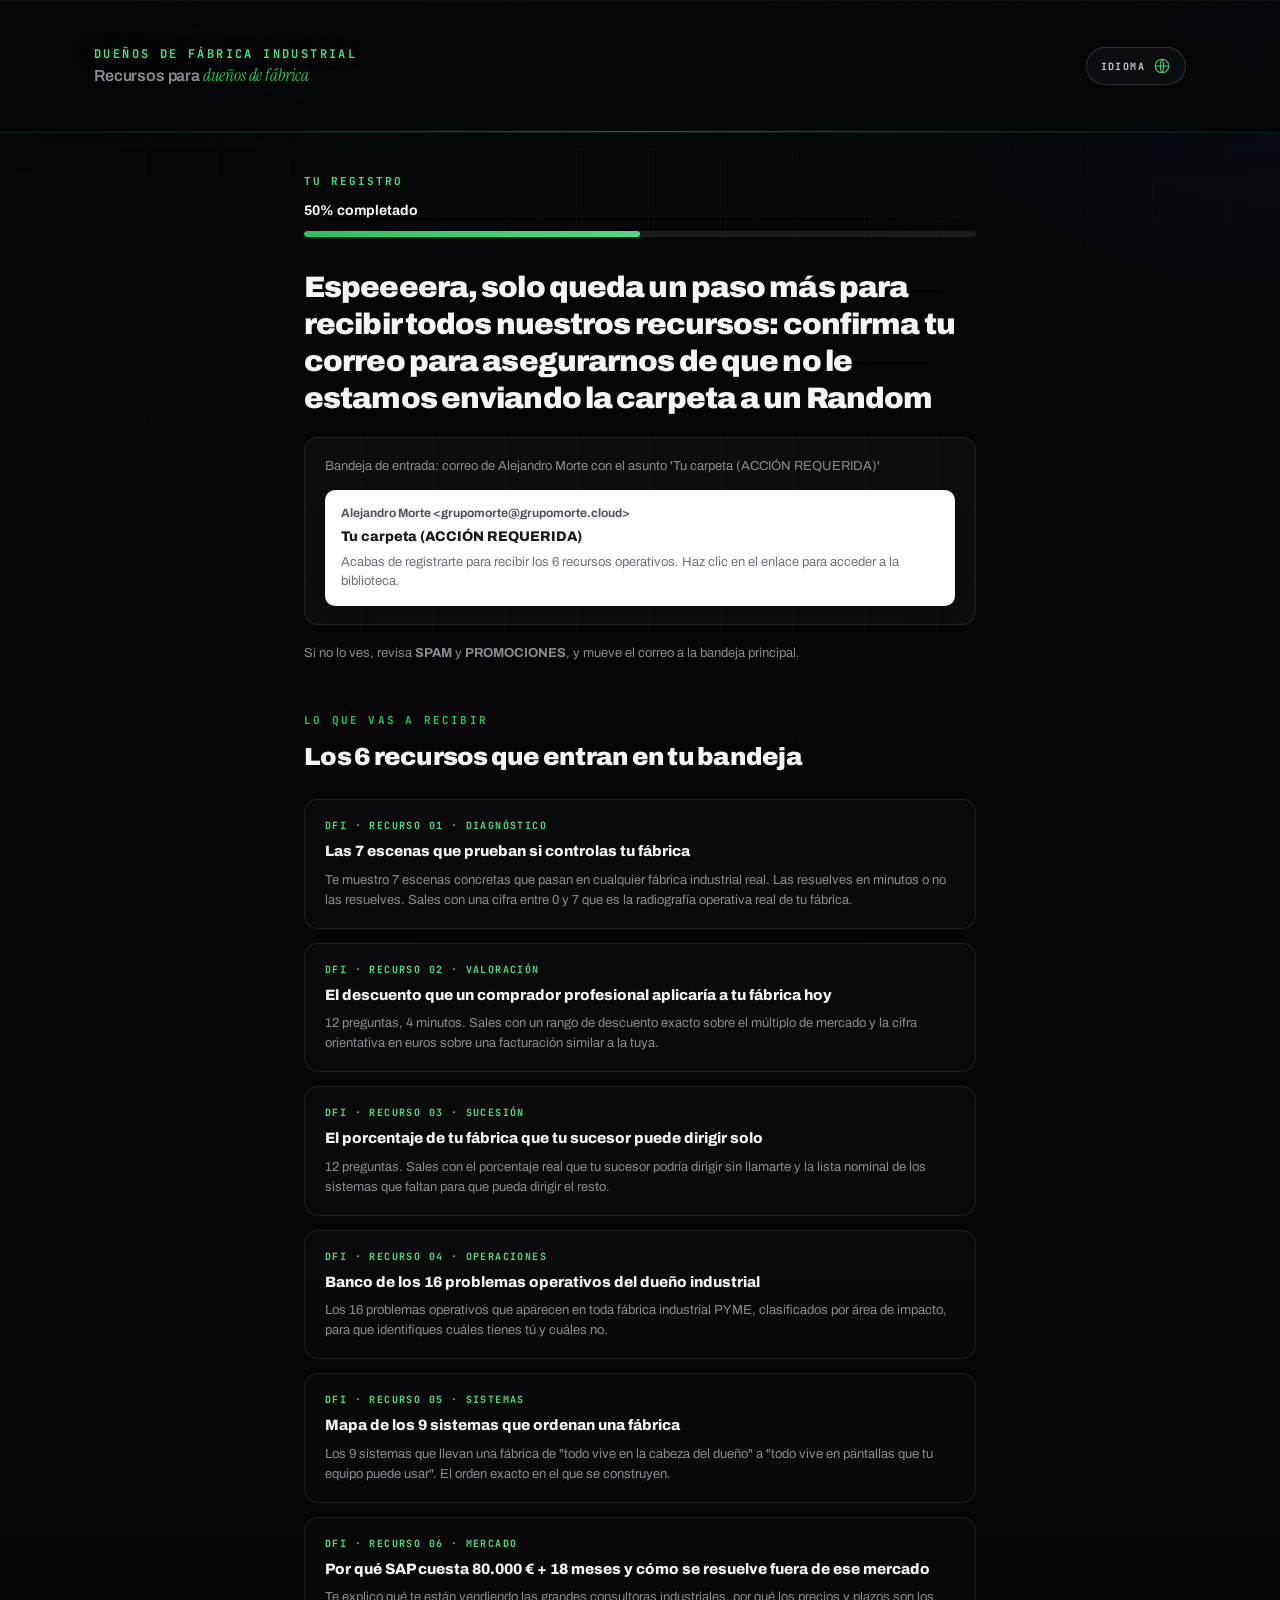
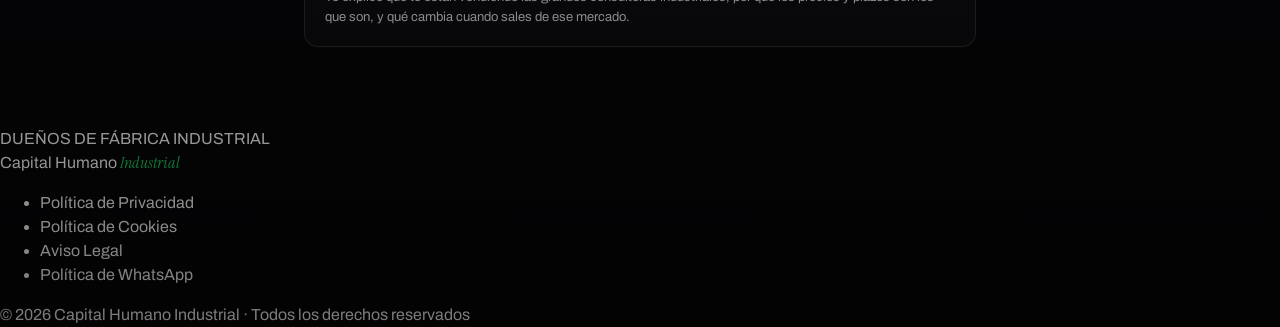
<file: confirmar-correo/index.html>
<!DOCTYPE html>
<html lang="es">
<head>
  <meta charset="UTF-8">
  <meta name="viewport" content="width=device-width, initial-scale=1.0">
  <meta name="description" content="Confirma tu correo para acceder a los recursos operativos de Dueños de Fábrica Industrial.">
  <title>Dueños de Fábrica Industrial · Confirma tu correo</title>
  <link rel="stylesheet" href="../css/style.css">
  <link rel="stylesheet" href="../css/confirmar.css">
</head>
<body>
<div class="enr enr-confirmar" id="top" data-brand="Dueños de Fábrica Industrial">

  <header class="siteTopbar" aria-label="Cabecera del sitio">
    <div class="siteTopbarLine" aria-hidden="true"></div>
    <div class="siteTopbarInner">
      <a class="siteTopbarBrand" href="../">
        <span class="siteTopbarCopy">
          <span class="siteTopbarName" data-i18n="brandName">DUEÑOS DE FÁBRICA INDUSTRIAL</span>
          <span class="siteTopbarTag" data-i18n-html="brandTag">Recursos para <span class="serif">dueños de fábrica</span></span>
        </span>
      </a>
      <div class="siteLangMenu" id="siteLangMenu">
        <button type="button" class="siteLangTrigger" id="siteLangTrigger" aria-expanded="false" aria-haspopup="listbox" aria-controls="siteLangPanel">
          <span class="siteLangTriggerLabel" data-i18n="langMenuLabel">Idioma</span>
          <svg class="siteLangGlobe" viewBox="0 0 24 24" width="18" height="18" aria-hidden="true" focusable="false">
            <circle cx="12" cy="12" r="9" stroke="currentColor" stroke-width="1.5" fill="none"/>
            <path d="M3 12h18M12 3c2.8 3.2 2.8 14.8 0 18M12 3c-2.8 3.2-2.8 14.8 0 18" stroke="currentColor" stroke-width="1.5" fill="none"/>
          </svg>
        </button>
        <div class="siteLangPanel" id="siteLangPanel" role="listbox" aria-label="Idioma" data-i18n-aria="langLabel" hidden>
          <button type="button" class="siteLangOption" data-lang="es" role="option">ES</button>
          <button type="button" class="siteLangOption" data-lang="pt" role="option">PT</button>
          <button type="button" class="siteLangOption" data-lang="en" role="option">EN</button>
          <button type="button" class="siteLangOption" data-lang="de" role="option">DE</button>
        </div>
      </div>
    </div>
  </header>

  <main class="inner">
    <div class="confirmProgress" data-rise>
      <span class="confirmProgressEyebrow" data-i18n="confirmProgressEyebrow">TU REGISTRO</span>
      <span class="confirmProgressPercent" data-i18n="confirmProgressPercent">50% completado</span>
      <div class="confirmProgressTrack" aria-hidden="true">
        <span class="confirmProgressFill"></span>
      </div>
    </div>

    <section class="confirmHero" data-rise>
      <h1 class="confirmHeroTitle" data-i18n="confirmHeroTitle">Espeeeera, solo queda un paso más para recibir todos nuestros recursos: confirma tu correo para asegurarnos de que no le estamos enviando la carpeta a un Random</h1>

      <div class="confirmEmailMock">
        <p class="confirmEmailCaption" data-i18n="confirmEmailCaption">Bandeja de entrada: correo de Alejandro Morte con el asunto 'Tu carpeta (ACCIÓN REQUERIDA)'</p>
        <div class="confirmEmailCard">
          <p class="confirmEmailFrom" data-i18n="confirmEmailFrom">Alejandro Morte &lt;grupomorte@grupomorte.cloud&gt;</p>
          <p class="confirmEmailSubject" data-i18n="confirmEmailSubject">Tu carpeta (ACCIÓN REQUERIDA)</p>
          <p class="confirmEmailSnippet" data-i18n="confirmEmailSnippet">Acabas de registrarte para recibir los 6 recursos operativos. Haz clic en el enlace para acceder a la biblioteca.</p>
        </div>
      </div>

      <p class="confirmSpam" data-i18n-html="confirmSpam">Si no lo ves, revisa <strong>SPAM</strong> y <strong>PROMOCIONES</strong>, y mueve el correo a la bandeja principal.</p>
    </section>

    <section class="confirmResources" aria-labelledby="confirmResourcesTitle">
      <p class="confirmResourcesKicker" data-i18n="confirmResourcesKicker">LO QUE VAS A RECIBIR</p>
      <h2 class="confirmResourcesTitle" id="confirmResourcesTitle" data-i18n="confirmResourcesTitle">Los 6 recursos que entran en tu bandeja</h2>
      <div class="confirmGrid" id="confirmGrid"></div>
    </section>
  </main>

  <footer class="siteFooter">
    <div class="siteFooterInner">
      <p class="siteFooterEyebrow" data-i18n="footerEyebrow">DUEÑOS DE FÁBRICA INDUSTRIAL</p>
      <p class="siteFooterBrand" data-i18n-html="footerBrand">Capital Humano <span class="serif">Industrial</span></p>
      <nav class="siteFooterNav" aria-label="Legal" data-i18n-aria="footerNavLabel">
        <ul>
          <li><a href="https://legal.grupomorte.cloud/politica-de-privacidad" target="_blank" rel="noopener noreferrer" data-i18n="footerPrivacy">Política de Privacidad</a></li>
          <li><a href="https://legal.grupomorte.cloud/politica-de-cookies" target="_blank" rel="noopener noreferrer" data-i18n="footerCookies">Política de Cookies</a></li>
          <li><a href="https://legal.grupomorte.cloud/aviso-legal" target="_blank" rel="noopener noreferrer" data-i18n="footerLegal">Aviso Legal</a></li>
          <li><a href="https://legal.grupomorte.cloud/politica-de-whatsapp" target="_blank" rel="noopener noreferrer" data-i18n="footerWhatsapp">Política de WhatsApp</a></li>
        </ul>
      </nav>
      <p class="siteFooterCopy" data-i18n="footerCopy">© 2026 Capital Humano Industrial · Todos los derechos reservados</p>
    </div>
  </footer>
</div>

<script src="../js/config.js"></script>
<script src="../js/i18n.js"></script>
<script src="../js/confirmar.js"></script>
</body>
</html>
</file>
<file: css/style.css>
@import url('https://fonts.googleapis.com/css2?family=Archivo:wght@400;500;600;700;800;900&family=JetBrains+Mono:wght@400;500;600;700&family=Instrument+Serif:ital@0;1&display=swap');

html, body { margin: 0; padding: 0; min-height: 100%; }

  .enr {
    --bg: #060608; --bg-2: #0a0a0e;
    --accent: #22c55e; --accent-strong: #16a34a; --accent-soft: #4ade80; --accent-dim: #15803d;
    --accent-glow: rgba(34,197,94,0.35);
    --text: #f5f5f6; --text-soft: #c7c7cd; --text-muted: #8a8a93; --text-faint: #5b5b63;
    --line: rgba(255,255,255,0.08); --line-strong: rgba(255,255,255,0.15); --line-accent: rgba(34,197,94,0.5);
    --radius-lg: 22px; --radius: 16px; --radius-pill: 999px; --maxw: 1140px;
    --topbar-h: 3.5cm;
    --f-display: "Archivo", system-ui, sans-serif; --f-mono: "JetBrains Mono", ui-monospace, monospace; --f-serif: "Instrument Serif", Georgia, serif;
    position: relative; overflow: hidden; background: var(--bg); color: var(--text);
    font-family: var(--f-display); line-height: 1.5; -webkit-font-smoothing: antialiased;
  }
  .enr *, .enr *::before, .enr *::after { box-sizing: border-box; }
  .enr::before {
    content: ""; position: absolute; inset: 0; z-index: 0; pointer-events: none;
    background-image: linear-gradient(rgba(255,255,255,0.022) 1px, transparent 1px), linear-gradient(90deg, rgba(255,255,255,0.022) 1px, transparent 1px);
    background-size: 72px 72px;
    -webkit-mask-image: radial-gradient(circle at 50% 12%, #000 0%, transparent 70%);
    mask-image: radial-gradient(circle at 50% 12%, #000 0%, transparent 70%);
  }
  .enr::after {
    content: ""; position: absolute; inset: 0; z-index: 0; pointer-events: none;
    background: radial-gradient(1100px 600px at 50% -8%, rgba(34,197,94,0.07), transparent 65%), radial-gradient(900px 700px at 100% 0%, rgba(43,70,120,0.12), transparent 60%), linear-gradient(180deg, transparent 60%, rgba(0,0,0,0.5));
  }
  .enr .inner { position: relative; z-index: 1; }
  .enr a { color: inherit; text-decoration: none; }

  /* —— Barra superior —— */
  .enr .siteTopbar {
    position: relative; z-index: 2;
    background: rgba(6, 6, 8, 0.78);
    backdrop-filter: blur(18px) saturate(140%);
    -webkit-backdrop-filter: blur(18px) saturate(140%);
    border-bottom: 1px solid rgba(34, 197, 94, 0.14);
    box-shadow: 0 1px 0 rgba(255,255,255,0.04) inset, 0 12px 40px -20px rgba(0,0,0,0.65);
  }
  .enr .siteTopbarLine {
    position: absolute; left: 0; right: 0; bottom: 0; height: 1px;
    background: linear-gradient(90deg, transparent 0%, rgba(34,197,94,0.15) 15%, rgba(34,197,94,0.55) 50%, rgba(34,197,94,0.15) 85%, transparent 100%);
    pointer-events: none;
  }
  .enr .siteTopbarShine {
    position: absolute; inset: 0; pointer-events: none;
    background: radial-gradient(480px 80px at 18% 0%, rgba(34,197,94,0.12), transparent 70%);
    opacity: 0.9;
  }
  .enr .siteTopbarInner {
    position: relative; z-index: 1;
    display: flex; align-items: center; justify-content: space-between; gap: 20px;
    max-width: var(--maxw); margin: 0 auto;
    padding: 0 24px;
    height: var(--topbar-h);
    min-height: var(--topbar-h);
  }
  .enr .siteTopbarBrand {
    display: flex; align-items: center;
    min-width: 0; flex: 1 1 auto;
    transition: opacity 0.2s ease;
  }
  .enr .siteTopbarBrand:hover { opacity: 0.92; }
  .enr .siteTopbarCopy {
    display: flex; flex-direction: column; justify-content: center; gap: 4px;
    min-width: 0;
  }
  .enr .siteTopbarName {
    font-family: var(--f-mono);
    font-size: clamp(10px, 1.6vw, 12px);
    font-weight: 700;
    letter-spacing: 0.2em;
    text-transform: uppercase;
    color: var(--accent-soft);
    line-height: 1.2;
    text-shadow: 0 0 24px rgba(34,197,94,0.25);
  }
  .enr .siteTopbarTag {
    font-size: clamp(0.85rem, 1.5vw, 1rem);
    font-weight: 600;
    letter-spacing: -0.01em;
    color: var(--text-muted);
    line-height: 1.2;
  }
  .enr .siteTopbarTag .serif {
    font-size: 1.05em;
    color: var(--accent);
  }
  .enr .siteLangMenu {
    position: relative;
    flex: 0 0 auto;
  }
  .enr .siteLangTrigger {
    display: inline-flex;
    align-items: center;
    gap: 8px;
    padding: 9px 14px;
    border: 1px solid var(--line-strong);
    border-radius: var(--radius-pill);
    background: rgba(255,255,255,0.03);
    font-family: var(--f-mono);
    font-size: 10px;
    font-weight: 700;
    letter-spacing: 0.14em;
    text-transform: uppercase;
    color: var(--text-soft);
    cursor: pointer;
    transition: color 0.2s ease, border-color 0.2s ease, background 0.2s ease, box-shadow 0.2s ease;
  }
  .enr .siteLangTrigger:hover,
  .enr .siteLangMenu.is-open .siteLangTrigger {
    color: var(--accent-soft);
    border-color: rgba(34,197,94,0.35);
    background: rgba(34,197,94,0.08);
    box-shadow: 0 0 24px -8px var(--accent-glow);
  }
  .enr .siteLangGlobe {
    flex: 0 0 auto;
    color: var(--accent-soft);
    opacity: 0.92;
  }
  .enr .siteLangPanel {
    position: absolute;
    top: calc(100% + 10px);
    right: 0;
    z-index: 200;
    min-width: 220px;
    padding: 0;
    border: 1px solid var(--line-strong);
    border-radius: 14px;
    background: linear-gradient(180deg, rgba(14, 16, 20, 0.98), rgba(8, 10, 12, 0.98));
    box-shadow:
      0 24px 60px -20px rgba(0, 0, 0, 0.85),
      0 0 0 1px rgba(255, 255, 255, 0.04);
    backdrop-filter: blur(16px);
    -webkit-backdrop-filter: blur(16px);
    opacity: 0;
    transform: translateY(-8px) scale(0.98);
    pointer-events: none;
    transition: opacity 0.22s ease, transform 0.22s cubic-bezier(0.22, 1, 0.36, 1);
    overflow: hidden;
  }
  .enr .siteLangPanel::before {
    content: "";
    position: absolute;
    top: -6px;
    right: 22px;
    width: 12px;
    height: 12px;
    background: inherit;
    border-top: 1px solid var(--line-strong);
    border-left: 1px solid var(--line-strong);
    transform: rotate(45deg);
  }
  .enr .siteLangMenu.is-open .siteLangPanel {
    opacity: 1;
    transform: translateY(0) scale(1);
    pointer-events: auto;
  }
  .enr .siteLangPanelHead {
    padding: 12px 16px 10px;
    border-bottom: 1px solid var(--line);
    font-family: var(--f-mono);
    font-size: 9px;
    font-weight: 700;
    letter-spacing: 0.2em;
    text-transform: uppercase;
    color: var(--text-faint);
  }
  .enr .siteLangOption {
    display: flex;
    align-items: center;
    gap: 12px;
    width: 100%;
    padding: 12px 16px;
    border: none;
    background: transparent;
    font-family: var(--f-display);
    font-size: 14px;
    font-weight: 600;
    color: var(--text-soft);
    text-align: left;
    cursor: pointer;
    transition: background 0.18s ease, color 0.18s ease;
  }
  .enr .siteLangOption:hover {
    background: rgba(255, 255, 255, 0.04);
    color: #fff;
  }
  .enr .siteLangOption.is-active {
    background: rgba(34, 197, 94, 0.12);
    color: var(--accent-soft);
  }
  .enr .siteLangOption.is-active::after {
    content: "✓";
    margin-left: auto;
    font-size: 12px;
    color: var(--accent);
  }
  .enr .siteLangFlag {
    flex: 0 0 auto;
    font-size: 20px;
    line-height: 1;
  }
  .enr .siteLangName {
    flex: 1 1 auto;
  }

  @media (max-width: 560px) {
    .enr .siteTopbarInner { padding: 0 14px; gap: 10px; }
    .enr .siteTopbarName { letter-spacing: 0.12em; font-size: 9px; }
    .enr .siteTopbarTag { font-size: 0.75rem; }
    .enr .siteLangTrigger { padding: 8px 11px; font-size: 9px; gap: 6px; }
    .enr .siteLangGlobe { width: 16px; height: 16px; }
    .enr .siteLangPanel { min-width: 200px; right: -4px; }
  }

  .enr h1, .enr h2, .enr h3 { margin: 0; }
  .enr p { margin: 0; }
  .enr ::selection { background: var(--accent); color: #000; }
  .enr .serif { font-family: var(--f-serif); font-style: italic; font-weight: 400; color: var(--accent); }

  .enr .welcome {
    position: relative;
    max-width: 1000px;
    margin: 0 auto;
    padding: 70px 24px 50px;
    text-align: center;
  }
  .enr .heroLead {
    display: flex;
    flex-direction: column;
    align-items: center;
    margin: 0 auto 20px;
    max-width: 1000px;
    font-family: -apple-system, BlinkMacSystemFont, "Segoe UI", Roboto, sans-serif;
    font-size: 40px;
    font-weight: 700;
    line-height: 1.34;
    letter-spacing: normal;
    color: #ffffff;
    text-align: center;
  }
  .enr .heroLead .serif { color: var(--accent); }
  .enr .heroSubhead {
    display: flex;
    flex-direction: column;
    align-items: center;
    margin: 0 auto 32px;
    max-width: 860px;
    font-family: -apple-system, BlinkMacSystemFont, "Segoe UI", Roboto, sans-serif;
    font-size: 19px;
    font-weight: 400;
    line-height: 1.62;
    color: #b8c4d6;
    text-align: center;
  }
  .enr .heroLine {
    display: block;
    width: fit-content;
    max-width: 100%;
  }
  @media (min-width: 521px) {
    .enr .heroLine { white-space: nowrap; }
  }
  html[lang="de"] .enr .heroLead {
    font-size: clamp(28px, 3.2vw, 36px);
    letter-spacing: -0.014em;
  }
  html[lang="de"] .enr .heroSubhead {
    font-size: 17.5px;
    line-height: 1.64;
  }
  html[lang="en"] .enr .heroLead { font-size: clamp(30px, 3.4vw, 38px); }
  .enr .driveCtaWrap { display: flex; flex-direction: column; align-items: center; gap: 18px; margin-top: 0; }
  .enr .driveCta {
    display: inline-block;
    padding: 20px 48px;
    border: none;
    border-radius: 6px;
    background: #00c853;
    color: #ffffff;
    font-family: -apple-system, BlinkMacSystemFont, "Segoe UI", Roboto, sans-serif;
    font-size: 16px;
    font-weight: 700;
    letter-spacing: 0.09em;
    text-transform: uppercase;
    cursor: pointer;
    box-shadow: 0 4px 14px rgba(0, 200, 83, 0.35);
    transition: transform 0.2s ease, box-shadow 0.2s ease, background 0.2s ease;
  }
  .enr .driveCta:hover {
    transform: translateY(-3px);
    background: #00d860;
    box-shadow: 0 10px 28px rgba(0, 200, 83, 0.55);
  }
  .enr .brandKicker { display: block; margin: 0 auto 30px; font-family: var(--f-mono); font-size: clamp(15px, 2.9vw, 21px); font-weight: 600; letter-spacing: 0.2em; text-transform: uppercase; color: var(--accent-soft); min-height: 1.4em; white-space: nowrap; }
  .enr .brandTypeCursor { display: inline-block; width: 2px; height: 0.95em; margin-left: 3px; vertical-align: -0.08em; background: var(--accent); animation: brandCursorBlink 0.75s step-end infinite; }
  .enr .brandTypeCursor.done { opacity: 0; animation: none; transition: opacity 0.35s ease; }
  @keyframes brandCursorBlink { 50% { opacity: 0; } }
  .enr .eyebrow { font-family: var(--f-mono); font-size: 11px; letter-spacing: 0.3em; color: var(--text-muted); }
  .enr .heroPill { display: inline-flex; align-items: center; gap: 9px; font-family: var(--f-mono); font-size: 10px; letter-spacing: 0.22em; text-transform: uppercase; color: var(--text-soft); background: rgba(255,255,255,0.03); border: 1px solid var(--line-strong); border-radius: var(--radius-pill); padding: 9px 18px; }
  .enr .heroPill svg { color: var(--accent); flex: 0 0 auto; }
  .enr .welcomeTitle { margin: 30px auto 0; font-size: clamp(2.8rem, 8vw, 5rem); font-weight: 900; letter-spacing: -0.04em; line-height: 0.95; }
  .enr .welcomeTitle .serif { color: var(--accent); }
  .enr .catalogCtaWrap { display: flex; justify-content: center; margin-top: 48px; }
  .enr .hl { color: var(--accent); }
  .enr .heroNote { display: inline-flex; align-items: center; gap: 12px; max-width: 64ch; margin: 24px auto 0; padding: 13px 20px; border-radius: var(--radius-pill); border: 1px solid var(--line-accent); background: rgba(34,197,94,0.05); color: var(--text-soft); font-size: 14px; line-height: 1.5; text-align: left; }
  .enr .heroNoteDot { flex: 0 0 auto; width: 9px; height: 9px; border-radius: 50%; background: var(--accent); box-shadow: 0 0 14px var(--accent-glow); }
  .enr .welcomeSub { margin: 22px auto 0; max-width: 52ch; font-size: 16.5px; line-height: 1.6; color: var(--text-muted); }

  .enr .introVideo { max-width: 900px; margin: 24px auto 0; }

  /* CTA (legado — não usado) */
  .enr .ctaWrap { display: flex; flex-direction: column; align-items: center; gap: 14px; margin-top: 38px; }
  .enr .ctaBtn { display: inline-flex; align-items: center; gap: 10px; padding: 16px 30px; border-radius: var(--radius-pill); background: var(--accent); color: #000; font-size: 16px; font-weight: 800; letter-spacing: -0.01em; border: none; cursor: pointer; box-shadow: 0 16px 44px -14px var(--accent-glow); transition: transform 0.15s ease, background 0.2s ease, box-shadow 0.2s ease; }
  .enr .ctaBtn:hover { transform: translateY(-2px); background: var(--accent-strong); box-shadow: 0 22px 56px -12px var(--accent-glow); }
  .enr .ctaBtn svg { color: #000; transition: transform 0.2s ease; }
  .enr .ctaBtn:hover svg { transform: translateX(4px); }
  .enr .ctaNote { font-family: var(--f-mono); font-size: 11px; letter-spacing: 0.22em; text-transform: uppercase; color: var(--text-faint); }
  .enr .vslShell { position: relative; }
  .enr .vslGlow { position: absolute; inset: -8% -6%; z-index: 0; background: radial-gradient(60% 60% at 50% 35%, var(--accent-glow), transparent 70%); filter: blur(36px); opacity: 0.7; }
  .enr .vslFrame { position: relative; z-index: 1; aspect-ratio: 16/9; border-radius: var(--radius); border: 1px solid var(--line-accent); background: #000; overflow: hidden; box-shadow: 0 40px 110px -40px rgba(0,0,0,0.9), 0 0 40px -20px var(--accent-glow), inset 0 0 0 1px rgba(34,197,94,0.08); }
  .enr .vslPoster { position: absolute; inset: 0; z-index: 1; width: 100%; height: 100%; object-fit: cover; }
  .enr .vslPoster.hidden { opacity: 0; pointer-events: none; transition: opacity 0.35s ease; }
  .enr .vslFrame iframe { position: absolute; inset: 0; z-index: 2; width: 100%; height: 100%; border: 0; opacity: 0; pointer-events: none; }
  .enr .vslFrame iframe.is-playing { opacity: 1; pointer-events: auto; }
  .enr .vslUnmute {
    position: absolute; inset: 0; z-index: 3; margin: auto; width: min(280px, 72%); height: min(220px, 58%);
    display: flex; flex-direction: column; align-items: center; justify-content: center; gap: 10px;
    padding: 28px 24px; border: none; border-radius: 18px; cursor: pointer;
    background: linear-gradient(160deg, var(--accent-soft), var(--accent) 55%, var(--accent-strong));
    color: #062a12; box-shadow: 0 24px 60px -16px rgba(34,197,94,0.65), inset 0 1px 0 rgba(255,255,255,0.35);
    transition: transform 0.18s ease, box-shadow 0.18s ease, opacity 0.25s ease;
  }
  .enr .vslUnmute:hover { transform: scale(1.03); box-shadow: 0 28px 70px -14px rgba(34,197,94,0.75), inset 0 1px 0 rgba(255,255,255,0.4); }
  .enr .vslUnmute.hidden { opacity: 0; pointer-events: none; }
  .enr .vslUnmuteTop { font-size: clamp(1.35rem, 3.2vw, 1.75rem); font-weight: 900; letter-spacing: -0.02em; line-height: 1; }
  .enr .vslUnmuteBottom { font-size: clamp(0.95rem, 2.2vw, 1.1rem); font-weight: 700; line-height: 1.2; opacity: 0.88; }

  .enr .section { max-width: var(--maxw); margin: 0 auto; padding: 0 24px; }
  .enr .shelfSection { margin: 56px auto 0; }
  .enr .catalogSection { margin: 96px auto 0; }

  /* —— DFI: intro das secções —— */
  .enr .shelfIntro,
  .enr .catalogIntro {
    display: flex; flex-direction: column; align-items: flex-start; gap: 16px;
    max-width: 780px; margin-bottom: 28px;
  }
  .enr .pillBrand {
    border-color: var(--accent) !important;
    color: var(--accent) !important;
    background: rgba(34,197,94,0.1) !important;
    box-shadow: 0 0 24px -8px var(--accent-glow);
    font-weight: 700;
  }
  .enr .shelfTitle,
  .enr .catalogTitle { display: flex; flex-direction: column; gap: 8px; }
  .enr .sectionBrandName {
    display: block;
    font-size: clamp(1.7rem, 4.4vw, 2.6rem);
    font-weight: 900;
    letter-spacing: -0.035em;
    line-height: 1;
    color: var(--text);
  }
  .enr .sectionBrandSub {
    display: block;
    font-family: var(--f-mono);
    font-size: clamp(0.75rem, 1.8vw, 0.85rem);
    font-weight: 500;
    letter-spacing: 0.18em;
    text-transform: uppercase;
    color: var(--accent-soft);
  }
  .enr .shelfLead {
    max-width: 62ch;
    font-size: 16px;
    line-height: 1.65;
    color: var(--text-muted);
  }
  .enr .shelfBrandPlaque {
    display: flex; align-items: center; justify-content: center;
    margin-bottom: 28px; padding: 12px 20px;
    border-radius: var(--radius);
    border: 1px solid var(--line-accent);
    background: linear-gradient(135deg, rgba(34,197,94,0.08), rgba(34,197,94,0.02));
    box-shadow: inset 0 1px 0 rgba(34,197,94,0.12);
  }
  .enr .shelfBrandFull {
    font-size: clamp(0.95rem, 2vw, 1.1rem);
    font-weight: 700;
    letter-spacing: -0.01em;
    color: var(--text-soft);
    text-align: center;
  }
  .enr .catalogWarning {
    font-family: var(--f-mono);
    font-size: 11px;
    letter-spacing: 0.12em;
    text-transform: uppercase;
    color: var(--accent-soft);
    opacity: 0.85;
  }
  .enr .catalogQuote {
    max-width: 58ch;
    font-family: var(--f-serif);
    font-style: italic;
    font-size: clamp(1.05rem, 2.2vw, 1.25rem);
    line-height: 1.55;
    color: var(--text-soft);
    padding-left: 18px;
    border-left: 3px solid var(--accent);
  }
  .enr .headRowShelf,
  .enr .headRowCatalog { margin-top: 4px; margin-bottom: 20px; }

  .enr .headRow { display: flex; align-items: center; gap: 18px; flex-wrap: wrap; margin-bottom: 34px; }
  .enr .pill { display: inline-flex; align-items: center; font-family: var(--f-mono); font-size: 10px; letter-spacing: 0.22em; color: var(--text-soft); border: 1px solid var(--line-strong); border-radius: var(--radius-pill); padding: 9px 16px; }
  .enr .sectionTitle { font-size: clamp(1.7rem, 4.4vw, 2.6rem); font-weight: 900; letter-spacing: -0.035em; line-height: 1; }
  .enr .hint, .enr .count { margin-left: auto; font-family: var(--f-mono); font-size: 11px; letter-spacing: 0.14em; color: var(--text-faint); }

  .enr .shelfSection .pill,
  .enr .catalogSection .pill { border-color: var(--line-accent); color: var(--accent-soft); background: rgba(34,197,94,0.06); }
  .enr .shelfSection .sectionTitle .serif,
  .enr .catalogSection .sectionTitle .serif { color: var(--accent); }
  .enr .catalogSection .count { color: var(--accent-soft); }

  .enr .shelfStage { position: relative; border-radius: var(--radius-lg); border: 1px solid var(--line-accent); overflow: hidden; background: radial-gradient(120% 90% at 50% 0%, rgba(34,197,94,0.14), transparent 55%), linear-gradient(180deg, #0f1a12, #060a08); box-shadow: inset 0 2px 0 rgba(34,197,94,0.12), inset 0 -40px 60px -40px rgba(0,0,0,0.9), 0 0 40px -20px var(--accent-glow); }
  .enr .shelfWall { position: absolute; inset: 0; pointer-events: none; background-image: repeating-linear-gradient(90deg, transparent 0, transparent 46px, rgba(255,255,255,0.018) 47px); -webkit-mask-image: radial-gradient(circle at 50% 30%, #000, transparent 80%); mask-image: radial-gradient(circle at 50% 30%, #000, transparent 80%); }
  .enr .shelfScroll { position: relative; overflow-x: auto; overflow-y: hidden; scrollbar-width: thin; scrollbar-color: var(--line-strong) transparent; }
  .enr .shelf { position: relative; display: flex; align-items: flex-end; gap: 10px; width: max-content; margin: 0 auto; padding: 40px 30px 26px; }
  .enr .shelfLedge { position: absolute; left: 0; right: 0; bottom: 6px; height: 16px; border-radius: 4px; background: linear-gradient(180deg, #1c3620, #0a120c); box-shadow: 0 18px 30px -12px rgba(0,0,0,0.8), inset 0 1px 0 rgba(34,197,94,0.45); }
  .enr .bookend { align-self: stretch; width: 10px; margin-bottom: 6px; border-radius: 3px; background: linear-gradient(180deg, #1a2a1a, #0d110d); box-shadow: inset 0 1px 0 rgba(34,197,94,0.15); z-index: 2; }
  .enr .spine {
    position: relative; z-index: 2; display: flex; flex-direction: column; align-items: center; justify-content: space-between;
    width: 76px; padding: 14px 0 16px; border-radius: 6px 6px 3px 3px; overflow: visible;
    background: rgba(34, 197, 94, 0.1);
    border: 1px solid rgba(34, 197, 94, 0.35);
    border-bottom: none;
    box-shadow: inset 0 1px 0 rgba(34, 197, 94, 0.2), inset -4px 0 12px -6px rgba(0, 0, 0, 0.4);
    backdrop-filter: blur(8px);
    -webkit-backdrop-filter: blur(8px);
    transition: transform 0.28s cubic-bezier(0.22,1,0.36,1), box-shadow 0.28s ease, border-color 0.28s ease, background 0.28s ease;
    cursor: pointer;
    font: inherit; color: inherit; appearance: none; -webkit-appearance: none;
  }
  .enr .spine:hover {
    transform: translateY(-16px);
    background: rgba(34, 197, 94, 0.18);
    border-color: rgba(34, 197, 94, 0.55);
    box-shadow: 0 26px 40px -18px rgba(0,0,0,0.9), 0 0 30px -10px var(--accent-glow), inset 0 1px 0 rgba(34, 197, 94, 0.3);
  }
  .enr .spineCap { position: relative; width: 70%; height: 4px; border-radius: 2px; background: var(--accent); opacity: 0.65; }
  .enr .spineTitle { writing-mode: vertical-rl; transform: rotate(180deg); font-weight: 800; font-size: 13px; letter-spacing: 0.01em; line-height: 1.1; color: var(--accent-soft); max-height: 170px; overflow: hidden; white-space: nowrap; }
  .enr .spineFoot { display: flex; flex-direction: column; align-items: center; gap: 10px; }
  .enr .spineMark { display: grid; place-items: center; width: 52px; height: 26px; border-radius: 5px; background: rgba(34, 197, 94, 0.12); border: 1px solid rgba(34, 197, 94, 0.35); box-shadow: inset 0 1px 0 rgba(34, 197, 94, 0.2); }
  .enr .spineBrand {
    font-family: var(--f-mono);
    font-size: 11px;
    font-weight: 800;
    letter-spacing: 0.14em;
    color: var(--accent-soft);
    line-height: 1;
  }
  .enr .spine.accent .spineBrand { color: #fff; text-shadow: 0 0 12px var(--accent-glow); }
  .enr .spineNum { font-family: var(--f-serif); font-style: italic; font-size: 22px; color: var(--accent); }
  .enr .spine.accent {
    background: rgba(34, 197, 94, 0.22);
    border-color: rgba(34, 197, 94, 0.6);
    box-shadow: inset 0 1px 0 rgba(74, 222, 128, 0.35), 0 0 20px -6px var(--accent-glow);
  }
  .enr .spine.accent:hover { background: rgba(34, 197, 94, 0.3); }
  .enr .spine.accent .spineCap { background: var(--accent-soft); opacity: 1; box-shadow: 0 0 10px var(--accent-glow); }
  .enr .spine.accent .spineTitle { color: #fff; }

  .enr .catalog { display: grid; grid-template-columns: repeat(2, 1fr); gap: 28px; align-items: stretch; }

  /* —— Card base —— */
  .enr .ficha {
    position: relative; display: flex; flex-direction: column; height: 100%;
    border-radius: var(--radius);
    overflow: hidden; scroll-margin-top: 24px;
    transition: transform 0.25s ease, box-shadow 0.25s ease, background 0.25s ease, border-color 0.25s ease;
  }

  /* Card 01 — destacado (mantém verde transparente) */
  .enr .ficha--featured {
    border: 1px solid rgba(34, 197, 94, 0.35);
    background: rgba(34, 197, 94, 0.1);
    backdrop-filter: blur(10px);
    -webkit-backdrop-filter: blur(10px);
    box-shadow: inset 0 1px 0 rgba(34, 197, 94, 0.15), 0 0 40px -20px var(--accent-glow);
  }
  .enr .ficha--featured:hover {
    transform: translateY(-4px);
    background: rgba(34, 197, 94, 0.16);
    border-color: rgba(34, 197, 94, 0.55);
    box-shadow: 0 30px 70px -40px var(--accent-glow), inset 0 1px 0 rgba(34, 197, 94, 0.25);
  }
  .enr .ficha--featured .fichaDivider { display: none; }
  .enr .ficha--featured .fichaHead { display: block; }
  .enr .ficha--featured .fichaModule { display: block; }

  /* Cards 02–06 — estilo profissional */
  .enr .ficha--pro {
    border: 1px solid var(--line-strong);
    background: linear-gradient(180deg, rgba(255,255,255,0.03) 0%, rgba(255,255,255,0.01) 100%);
    box-shadow: 0 4px 24px -12px rgba(0,0,0,0.5);
  }
  .enr .ficha--pro:hover {
    transform: translateY(-3px);
    border-color: rgba(34, 197, 94, 0.28);
    box-shadow: 0 20px 50px -30px rgba(0,0,0,0.7), 0 0 0 1px rgba(34,197,94,0.08);
  }
  .enr .ficha--pro .fichaThumb {
    aspect-ratio: 16/8;
    background: #08080a;
    border-bottom: 1px solid var(--line);
  }
  .enr .ficha--pro .fichaThumbShade {
    background: linear-gradient(180deg, rgba(0,0,0,0) 0%, rgba(0,0,0,0.35) 100%);
  }
  .enr .ficha--pro .fichaRef {
    top: 14px; left: 14px;
    background: rgba(6, 8, 10, 0.82);
    color: var(--accent-soft);
    border: 1px solid rgba(34, 197, 94, 0.35);
    font-size: 10px;
    padding: 4px 10px;
    backdrop-filter: blur(6px);
  }
  .enr .ficha--pro .fichaCat {
    position: absolute; top: 14px; right: 14px; z-index: 2;
    font-family: var(--f-mono);
    font-size: 9px; font-weight: 600;
    letter-spacing: 0.2em; text-transform: uppercase;
    color: var(--text-muted);
    background: rgba(6, 8, 10, 0.82);
    border: 1px solid var(--line);
    border-radius: var(--radius-pill);
    padding: 4px 10px;
    backdrop-filter: blur(6px);
  }
  .enr .ficha--pro .fichaBody {
    flex: 1;
    padding: 22px 22px 24px;
    gap: 14px;
  }
  .enr .ficha--pro .fichaHead {
    display: flex; align-items: center; justify-content: space-between; gap: 12px;
    margin-bottom: 0;
  }
  .enr .ficha--pro .fichaModule {
    font-size: 9px;
    letter-spacing: 0.16em;
    color: var(--text-faint);
    flex: 1;
    min-width: 0;
    white-space: nowrap;
    overflow: hidden;
    text-overflow: ellipsis;
  }
  .enr .ficha--pro .fichaIndex {
    flex: 0 0 auto;
    font-family: var(--f-serif);
    font-style: italic;
    font-size: 1.75rem;
    line-height: 1;
    color: rgba(34, 197, 94, 0.35);
    letter-spacing: -0.02em;
  }
  .enr .ficha--pro .fichaTitle {
    margin-top: 0;
    font-size: clamp(1.05rem, 2vw, 1.28rem);
    font-weight: 800;
    letter-spacing: -0.02em;
    line-height: 1.28;
    color: var(--text);
  }
  .enr .ficha--pro .fichaSummary {
    margin-top: 0;
    flex: 1 1 auto;
    font-size: 13.5px;
    line-height: 1.68;
    color: var(--text-muted);
    display: -webkit-box;
    -webkit-line-clamp: 4;
    -webkit-box-orient: vertical;
    overflow: hidden;
  }
  .enr .ficha--pro .fichaDivider {
    display: block;
    height: 1px;
    flex-shrink: 0;
    margin: auto 0 0;
    background: linear-gradient(90deg, transparent, var(--line-strong), transparent);
  }
  .enr .ficha--pro .fichaLinks { margin-top: 0; padding-top: 0; }

  /* Área de vídeo pendente — cards pro */
  .enr .fichaThumbPro {
    position: relative;
    display: flex; flex-direction: column; align-items: center; justify-content: center;
    gap: 12px;
    width: 100%; height: 100%;
    min-height: 140px;
    color: var(--text-faint);
  }
  .enr .fichaThumbGrid {
    position: absolute; inset: 0;
    background-image:
      linear-gradient(rgba(255,255,255,0.025) 1px, transparent 1px),
      linear-gradient(90deg, rgba(255,255,255,0.025) 1px, transparent 1px);
    background-size: 24px 24px;
    -webkit-mask-image: radial-gradient(circle at 50% 50%, #000 20%, transparent 75%);
    mask-image: radial-gradient(circle at 50% 50%, #000 20%, transparent 75%);
    pointer-events: none;
  }
  .enr .fichaThumbIcon {
    position: relative; z-index: 1;
    display: grid; place-items: center;
    width: 56px; height: 56px;
    border-radius: 14px;
    border: 1px solid var(--line-strong);
    background: rgba(255,255,255,0.03);
    color: var(--text-muted);
    transition: color 0.25s ease, border-color 0.25s ease;
  }
  .enr .ficha--pro:hover .fichaThumbIcon {
    color: var(--accent-soft);
    border-color: rgba(34, 197, 94, 0.3);
  }
  .enr .fichaThumbStatus {
    position: relative; z-index: 1;
    font-family: var(--f-mono);
    font-size: 9px;
    letter-spacing: 0.22em;
    text-transform: uppercase;
    color: var(--text-faint);
  }
  .enr .fichaStatusBadge {
    display: inline-flex; align-items: center; justify-content: center; gap: 8px;
    flex: 1 1 100%;
    width: 100%;
    min-height: 44px;
    font-family: var(--f-mono);
    font-size: 10px; font-weight: 600;
    letter-spacing: 0.18em; text-transform: uppercase;
    color: var(--text-muted);
    padding: 12px 16px;
    border-radius: var(--radius-pill);
    border: 1px dashed var(--line-accent);
    background: rgba(34,197,94,0.04);
  }
  .enr .fichaStatusDot {
    width: 6px; height: 6px; border-radius: 50%;
    background: var(--text-faint);
    opacity: 0.6;
  }

  .enr .fichaThumb { position: relative; display: block; width: 100%; aspect-ratio: 16/9; overflow: hidden; background: #0a0a0d; border: 0; padding: 0; cursor: pointer; transition: all 0.3s ease; }
  .enr .fichaThumb--pending { cursor: pointer; background: #08080a; }
  .enr .fichaThumb:hover { opacity: 1; }
  .enr .fichaImg { width: 100%; height: 100%; object-fit: cover; transition: transform 0.45s cubic-bezier(0.22,1,0.36,1); }
  .enr .ficha:hover .fichaImg { transform: scale(1.05); }
  .enr .fichaThumbShade { position: absolute; inset: 0; background: linear-gradient(180deg, rgba(0,0,0,0.05) 40%, rgba(0,0,0,0.55)); pointer-events: none; }
  .enr .fichaPlay { position: absolute; inset: 0; margin: auto; width: 62px; height: 62px; display: grid; place-items: center; border-radius: 50%; background: rgba(34,197,94,0.92); box-shadow: 0 12px 40px -8px rgba(34,197,94,0.6); transform: scale(0.9); opacity: 0.9; transition: transform 0.25s ease, opacity 0.25s ease; }
  .enr .ficha:hover .fichaPlay { transform: scale(1); opacity: 1; }
  .enr .fichaPlayTri { width: 0; height: 0; margin-left: 4px; border-style: solid; border-width: 11px 0 11px 18px; border-color: transparent transparent transparent #000; }
  .enr .fichaRef { position: absolute; top: 12px; left: 12px; z-index: 2; font-family: var(--f-mono); font-size: 11px; letter-spacing: 0.16em; color: #000; background: var(--accent); border-radius: var(--radius-pill); padding: 5px 11px; }
  .enr .fichaBody {
    display: flex; flex-direction: column; flex: 1 1 auto;
    gap: 14px;
    padding: 24px 24px 26px;
  }
  .enr .fichaHead { display: block; }
  .enr .fichaModule { font-family: var(--f-mono); font-size: 10px; letter-spacing: 0.18em; color: var(--accent); }
  .enr .fichaTitle { margin-top: 0; font-size: clamp(1.2rem, 2.4vw, 1.5rem); font-weight: 800; letter-spacing: -0.025em; line-height: 1.25; }
  .enr .fichaSummary { margin-top: 0; flex: 1 1 auto; font-size: 14.5px; line-height: 1.68; color: var(--text-muted); }
  .enr .fichaDivider { display: none; }
  .enr .fichaLinks {
    display: flex; flex-direction: row; flex-wrap: nowrap;
    align-items: stretch; gap: 12px;
    margin-top: auto; padding-top: 18px;
    width: 100%;
  }
  .enr .fichaLink {
    display: inline-flex; align-items: center; justify-content: center; gap: 7px;
    flex: 1 1 0; min-width: 0; min-height: 44px;
    font-size: 13.5px; font-weight: 700; letter-spacing: -0.01em;
    padding: 12px 16px; border-radius: var(--radius-pill);
    border: 1px solid var(--line-strong); color: var(--text-soft);
    background: rgba(255,255,255,0.02); cursor: pointer;
    transition: transform 0.18s ease, border-color 0.2s ease, background 0.2s ease, color 0.2s ease;
  }
  .enr .fichaLink:hover { transform: translateY(-2px); border-color: var(--line-accent); color: var(--accent); background: rgba(34,197,94,0.06); }
  .enr .fichaLinkPrimary { color: #000; background: var(--accent); border-color: var(--accent); }
  .enr .fichaLinkPrimary:hover { color: #000; background: var(--accent-soft); box-shadow: 0 12px 32px -12px rgba(34,197,94,0.55); }
  .enr .fichaPlaceholder { display: grid; place-items: center; width: 100%; height: 100%; background: rgba(34, 197, 94, 0.06); }
  .enr .fichaPlaceholderIcon { font-size: 2.4rem; color: var(--accent-soft); opacity: 0.55; }
  .enr .fichaLinkPending {
    display: inline-flex; align-items: center; justify-content: center;
    flex: 1 1 0; min-width: 0; min-height: 44px;
    font-size: 13.5px; font-weight: 700;
    padding: 12px 16px; border-radius: var(--radius-pill);
    border: 1px dashed var(--line-accent); color: var(--text-muted);
    background: rgba(34,197,94,0.04);
  }
  .enr .fichaLinkPlay { width: 0; height: 0; border-style: solid; border-width: 6px 0 6px 10px; border-color: transparent transparent transparent currentColor; }

  .enr .footer { display: flex; align-items: center; justify-content: space-between; gap: 16px; flex-wrap: wrap; max-width: var(--maxw); margin: 110px auto 0; padding: 26px 24px 44px; border-top: 1px solid var(--line); font-family: var(--f-mono); font-size: 10px; letter-spacing: 0.16em; color: var(--text-faint); }
  .enr .footerLogo { height: 20px; width: auto; opacity: 0.7; }
  .enr .siteAnchor { display: flex; align-items: center; justify-content: center; gap: 20px; margin: 80px 0 0; padding: 0 24px; }
  .enr .siteAnchorLine { flex: 1; max-width: 180px; height: 1px; background: linear-gradient(90deg, transparent, var(--line-accent), transparent); }
  .enr .siteAnchorText { font-family: var(--f-mono); font-size: 12px; font-weight: 700; letter-spacing: 0.32em; color: var(--accent-soft); white-space: nowrap; }
  .enr .footerMorte {
    position: relative; width: 100%; margin: 0; padding: 0;
    background: radial-gradient(900px 320px at 50% 0%, rgba(34,197,94,0.08), transparent 70%), linear-gradient(180deg, #070709 0%, #000 100%);
    border-top: 1px solid rgba(34,197,94,0.18);
  }
  .enr .footerMorte::before {
    content: ""; position: absolute; top: 0; left: 0; right: 0; height: 1px;
    background: linear-gradient(90deg, transparent, rgba(34,197,94,0.45), transparent);
  }
  .enr .footerInner { max-width: var(--maxw); margin: 0 auto; padding: 48px 24px 36px; }
  .enr .footerMain { display: flex; align-items: flex-start; justify-content: space-between; gap: 40px; flex-wrap: wrap; }
  .enr .footerBrandBlock { display: flex; flex-direction: column; gap: 10px; max-width: 420px; }
  .enr .footerEyebrow { font-family: var(--f-mono); font-size: 10px; font-weight: 600; letter-spacing: 0.24em; text-transform: uppercase; color: var(--accent); }
  .enr .footerBrand { margin: 0; font-size: clamp(1.6rem, 3vw, 2rem); font-weight: 800; letter-spacing: -0.03em; line-height: 1.1; color: var(--text); }
  .enr .footerBrand .serif { font-weight: 400; color: var(--accent-soft); }
  .enr .footerNav { display: flex; flex-direction: column; gap: 14px; min-width: min(100%, 320px); }
  .enr .footerNavLabel { font-family: var(--f-mono); font-size: 10px; letter-spacing: 0.2em; text-transform: uppercase; color: var(--text-faint); }
  .enr .footerLinks { list-style: none; margin: 0; padding: 0; display: flex; flex-direction: column; gap: 8px; }
  .enr .footerLinks a {
    display: inline-flex; align-items: center; width: fit-content; padding: 8px 14px; border-radius: var(--radius-pill);
    font-size: 13px; font-weight: 600; color: var(--text-muted); text-decoration: none;
    border: 1px solid var(--line); background: rgba(255,255,255,0.02);
    transition: color 0.2s ease, border-color 0.2s ease, background 0.2s ease, transform 0.15s ease;
  }
  .enr .footerLinks a:hover { color: var(--accent-soft); border-color: var(--line-accent); background: rgba(34,197,94,0.06); transform: translateX(4px); }
  .enr .footerBottom { margin-top: 36px; padding-top: 24px; border-top: 1px solid var(--line); text-align: center; }
  .enr .footerCopy { font-family: var(--f-mono); font-size: 11px; letter-spacing: 0.06em; color: var(--text-faint); }

  .enr [data-rise] { opacity: 0; transform: translateY(22px); transition: opacity 0.7s cubic-bezier(0.22,1,0.36,1), transform 0.7s cubic-bezier(0.22,1,0.36,1); }
  .enr [data-rise].in { opacity: 1; transform: none; }

  /* MODAL */
  .enrModalOverlay { position: fixed; inset: 0; z-index: 99999; display: none; place-items: center; padding: 24px; background: rgba(4,4,6,0.82); -webkit-backdrop-filter: blur(10px); backdrop-filter: blur(10px); font-family: "Archivo", system-ui, sans-serif; }
  .enrModalOverlay.open { display: grid; }
  .enrModal { position: relative; width: min(960px, 100%); border-radius: 22px; border: 1px solid transparent; background: linear-gradient(#0a0a0e, #0a0a0e) padding-box, linear-gradient(155deg, rgba(34,197,94,0.5), rgba(255,255,255,0.06)) border-box; box-shadow: 0 50px 120px -30px rgba(0,0,0,0.9); overflow: hidden; }
  .enrModalClose { position: absolute; top: 12px; right: 12px; z-index: 2; width: 38px; height: 38px; display: grid; place-items: center; border-radius: 50%; font-size: 15px; color: #c7c7cd; background: rgba(0,0,0,0.55); border: 1px solid rgba(255,255,255,0.15); cursor: pointer; transition: background 0.2s ease, color 0.2s ease, transform 0.15s ease; }
  .enrModalClose:hover { background: var(--accent); color: #000; transform: scale(1.05); }
  .enrModalVideo { position: relative; aspect-ratio: 16/9; background: #000; }
  .enrModalVideo iframe { position: absolute; inset: 0; width: 100%; height: 100%; border: none; }
  .enrModalFoot { display: flex; align-items: center; justify-content: space-between; gap: 18px; flex-wrap: wrap; padding: 20px 24px 22px; }
  .enrModalInfo { display: flex; flex-direction: column; gap: 6px; min-width: 0; }
  .enrModalRef { font-family: "JetBrains Mono", monospace; font-size: 10px; letter-spacing: 0.18em; color: #8a8a93; }
  .enrModalTitle { color: #f5f5f6; font-size: clamp(1.1rem, 2.4vw, 1.45rem); font-weight: 800; letter-spacing: -0.025em; line-height: 1.15; }
  .enrModalActions { display: flex; gap: 10px; flex-wrap: wrap; }

  /* POPUP FORMULARIO (acceso Google Drive) */
  .enrFormOverlay { position: fixed; inset: 0; z-index: 99999; display: none; place-items: center; padding: 24px; background: rgba(2,2,4,0.78); -webkit-backdrop-filter: blur(6px); backdrop-filter: blur(6px); font-family: "Archivo", system-ui, sans-serif; }
  .enrFormOverlay.open { display: grid; }
  .enrFormDialog { position: relative; width: 100%; max-width: 520px; max-height: 90vh; overflow-y: auto; overflow-x: hidden; -webkit-overflow-scrolling: touch; border-radius: 22px; border: 1px solid transparent; background: linear-gradient(#0a0a0e, #0a0a0e) padding-box, linear-gradient(150deg, rgba(34,197,94,0.45), rgba(255,255,255,0.06) 38%, rgba(255,255,255,0.02)) border-box; padding: 32px 28px 28px; box-shadow: 0 40px 90px -44px rgba(0,0,0,0.95), 0 0 60px -30px var(--accent-glow); animation: enrFormIn 0.32s cubic-bezier(0.22,1,0.36,1); }
  @keyframes enrFormIn { from { opacity: 0; transform: translateY(18px) scale(0.97); } }
  .enrFormDialog::-webkit-scrollbar { width: 8px; }
  .enrFormDialog::-webkit-scrollbar-thumb { background: var(--line-strong); border-radius: 999px; }
  .enrFormDialog::-webkit-scrollbar-track { background: transparent; }
  .enrFormClose { position: absolute; top: 16px; right: 16px; width: 38px; height: 38px; display: grid; place-items: center; border-radius: 50%; font-size: 15px; color: var(--text-muted); background: rgba(255,255,255,0.04); border: 1px solid var(--line); cursor: pointer; z-index: 3; transition: color 0.2s ease, border-color 0.2s ease; }
  .enrFormClose:hover { color: var(--accent); border-color: var(--line-accent); }
  .enrFormBody { display: flex; flex-direction: column; gap: 18px; }
  .enrFormHeader { display: flex; flex-direction: column; gap: 12px; text-align: center; }
  .enrFormKicker { font-family: var(--f-mono); font-size: 11px; letter-spacing: 0.28em; text-transform: uppercase; color: var(--accent); font-weight: 700; }
  .enrFormTitle { font-size: clamp(1.4rem, 3.5vw, 1.8rem); font-weight: 900; letter-spacing: -0.03em; color: var(--text); margin: 0; }
  .enrFormTitle .serif { color: var(--accent-soft); font-style: italic; }
  .enrFormLead { margin: 0; font-size: 13.5px; line-height: 1.6; color: var(--text-muted); }
  .enrFormFields {
    display: flex; flex-direction: column; gap: 0;
    border-radius: 14px; overflow: hidden;
    background: #fff; border: 1px solid rgba(0,0,0,0.08);
    box-shadow: 0 1px 0 rgba(255,255,255,0.04) inset;
  }
  .enrGhlSlot { border-radius: 14px; overflow: hidden; background: #fff; }
  .enrGhlSlot iframe { display: block; width: 100%; min-height: 480px; border: none; }
  .enrFormSuccess {
    display: none; padding: 28px 22px 24px; text-align: center;
    background: #fafafa; border-top: 1px solid rgba(0,0,0,0.08);
  }
  .enrFormFields.is-submitted .enrGhlSlot { display: none; }
  .enrFormFields.is-submitted .enrFormSuccess { display: block; }
  .enrFormSuccessKicker {
    margin: 0 0 10px; font-family: var(--f-mono); font-size: 11px;
    letter-spacing: 0.24em; text-transform: uppercase; color: #16a34a; font-weight: 700;
  }
  .enrFormSuccessTitle {
    margin: 0 0 12px; font-size: 1.35rem; font-weight: 900; color: #18181b; letter-spacing: -0.03em;
  }
  .enrFormSuccessLead {
    margin: 0 0 14px; font-size: 14px; line-height: 1.6; color: #52525b;
  }
  .enrFormSuccessFrom {
    margin: 0 0 10px; font-size: 12px; font-weight: 600; color: #71717a;
    font-family: var(--f-mono);
  }
  .enrFormSuccessSpam { margin: 0; font-size: 12px; line-height: 1.5; color: #71717a; }

  /* —— Vista estantería (theater) —— */
  .shelfTheater {
    position: fixed; inset: 0; z-index: 100000;
    display: none; flex-direction: column;
    font-family: var(--f-display); color: var(--text);
    animation: theaterIn 0.35s cubic-bezier(0.22, 1, 0.36, 1);
  }
  .shelfTheater.open { display: flex; }
  @keyframes theaterIn { from { opacity: 0; } }

  .shelfTheaterBackdrop {
    position: absolute; inset: 0;
    background: rgba(4, 6, 8, 0.97);
    backdrop-filter: blur(28px);
    -webkit-backdrop-filter: blur(28px);
  }
  .enr-biblioteca.theater-open .catalogSection {
    visibility: hidden;
    pointer-events: none;
  }
  .shelfTheaterInner {
    position: relative; z-index: 1;
    display: flex; flex-direction: column; align-items: center;
    width: 100%; max-width: 1280px; margin: 0 auto;
    padding: 20px 32px 28px;
    height: 100%;
    overflow-x: hidden;
    overflow-y: auto;
    scrollbar-width: thin;
    scrollbar-color: var(--line-strong) transparent;
  }
  .shelfTheaterClose {
    position: absolute; top: 16px; right: 20px; z-index: 5;
    width: 42px; height: 42px; display: grid; place-items: center;
    border-radius: 50%; border: 1px solid var(--line-strong);
    background: rgba(0,0,0,0.5); color: var(--text-soft);
    font-size: 16px; cursor: pointer;
    transition: background 0.2s ease, color 0.2s ease, border-color 0.2s ease;
  }
  .shelfTheaterClose:hover { background: var(--accent); color: #000; border-color: var(--accent); }

  /* Palco — 3 cartas: anterior · activa · próxima (estilo streaming) */
  .shelfTheaterStage {
    position: relative;
    flex: 1 1 auto;
    width: 100%;
    display: flex; align-items: center; justify-content: center;
    min-height: min(58vh, 520px);
    padding: 40px 0 16px;
    cursor: grab;
    touch-action: none;
    user-select: none;
    -webkit-user-select: none;
    overflow: visible;
  }
  .shelfTheaterStage.is-dragging { cursor: grabbing; }
  .shelfTheaterStage.is-dragging .theaterCard { cursor: grabbing; }
  .shelfTheaterDragHint {
    position: absolute; top: 8px; left: 50%; z-index: 2;
    transform: translateX(-50%);
    margin: 0; padding: 6px 14px;
    font-family: var(--f-mono); font-size: 9px;
    letter-spacing: 0.2em; text-transform: uppercase;
    color: var(--text-faint);
    border: 1px solid var(--line);
    border-radius: var(--radius-pill);
    background: rgba(0,0,0,0.35);
    pointer-events: none;
    opacity: 0.85;
  }
  .shelfTheaterStage.is-dragging .shelfTheaterDragHint { opacity: 0; }

  .shelfTheaterCarousel {
    position: relative;
    width: 100%; max-width: 1180px;
    height: min(420px, 58vh);
    overflow: visible;
  }
  .shelfTheaterDragLayer {
    position: absolute; inset: 0;
  }
  .shelfTheaterDragLayer.is-snapping {
    transition: transform 0.42s cubic-bezier(0.22, 1, 0.36, 1);
  }
  .shelfTheaterDragLayer.is-edge {
    transition: transform 0.22s cubic-bezier(0.22, 1, 0.36, 1);
  }
  .shelfTheaterCarousel.is-dragging .theaterCard {
    transition: none !important;
  }

  .theaterCard {
    position: absolute;
    left: 50%; top: 54%;
    display: flex;
    flex-direction: column;
    align-items: center;
    gap: 16px;
    width: min(300px, 30vw);
    margin: 0;
    padding: 0; border: none; background: none;
    cursor: pointer;
    font: inherit; color: inherit; appearance: none;
    text-align: center;
    transform: translate(-50%, -50%);
    transition:
      transform 0.5s cubic-bezier(0.22, 1, 0.36, 1),
      opacity 0.45s ease,
      filter 0.45s ease,
      width 0.5s cubic-bezier(0.22, 1, 0.36, 1);
    will-change: transform, opacity, filter;
  }
  .theaterCard[aria-hidden="true"] {
    pointer-events: none;
    opacity: 0;
  }

  .theaterCardLabel {
    display: block;
    width: 100%;
    max-width: 100%;
    padding: 0 4px;
    font-size: 14px;
    font-weight: 600;
    line-height: 1.35;
    letter-spacing: -0.01em;
    color: rgba(255, 255, 255, 0.45);
    white-space: nowrap;
    overflow: hidden;
    text-overflow: ellipsis;
    transition: color 0.35s ease, font-size 0.35s ease;
  }
  .theaterCard[data-offset="0"] .theaterCardLabel {
    font-size: 17px;
    font-weight: 700;
    color: #fff;
  }

  .theaterCardFrame {
    width: 100%;
    border-radius: 16px;
    overflow: hidden;
    border: 2px solid rgba(255, 255, 255, 0.12);
    background: #0a0a0d;
    box-shadow: 0 20px 48px -20px rgba(0, 0, 0, 0.75);
    transition: border-color 0.4s ease, box-shadow 0.4s ease, transform 0.4s ease;
  }
  .theaterCard[data-offset="0"] .theaterCardFrame {
    border-width: 3px;
    border-color: rgba(255, 255, 255, 0.95);
    box-shadow:
      0 0 0 1px rgba(255, 255, 255, 0.25),
      0 32px 72px -16px rgba(0, 0, 0, 0.85),
      0 0 56px -12px rgba(255, 255, 255, 0.14);
  }
  .theaterCard:not([data-offset="0"]):hover .theaterCardFrame {
    border-color: rgba(255, 255, 255, 0.35);
  }

  .theaterCardMedia {
    position: relative;
    aspect-ratio: 16/9;
    background: #000;
    overflow: hidden;
  }
  .theaterCardImg {
    width: 100%; height: 100%; object-fit: cover;
    transition: transform 0.5s cubic-bezier(0.22, 1, 0.36, 1), opacity 0.35s ease;
  }
  .theaterCard:not([data-offset="0"]):hover .theaterCardImg {
    transform: scale(1.05);
  }
  .theaterCard[data-offset="0"] .theaterCardImg { opacity: 0; pointer-events: none; }
  .theaterCard[data-offset="0"] .theaterCardShade,
  .theaterCard[data-offset="0"] .theaterCardPlay { display: none; }

  .theaterCardShade {
    position: absolute; inset: 0;
    background: linear-gradient(180deg, rgba(0,0,0,0.05) 30%, rgba(0,0,0,0.55));
    pointer-events: none;
  }
  .theaterCard:not([data-offset="0"]) .theaterCardShade {
    background: linear-gradient(180deg, rgba(0,0,0,0.15) 20%, rgba(0,0,0,0.72));
  }

  .theaterCardBrand {
    position: absolute; top: 12px; left: 12px; z-index: 2;
    padding: 5px 10px;
    font-family: var(--f-mono); font-size: 10px; font-weight: 700;
    letter-spacing: 0.14em; text-transform: uppercase;
    color: rgba(255, 255, 255, 0.92);
    background: rgba(0, 0, 0, 0.55);
    border-radius: 4px;
    pointer-events: none;
  }

  .theaterCardPlaceholder {
    display: grid; place-items: center;
    width: 100%; height: 100%; min-height: 100px;
    font-family: var(--f-mono); font-size: 11px;
    letter-spacing: 0.12em; text-transform: uppercase;
    color: var(--text-faint);
    background: rgba(34,197,94,0.06);
  }
  .theaterCardPlay {
    position: absolute; inset: 0; margin: auto;
    width: 56px; height: 56px; border-radius: 50%;
    background: rgba(34,197,94,0.92);
    box-shadow: 0 10px 28px rgba(0,0,0,0.45);
    opacity: 0.88;
    transition: opacity 0.2s ease, transform 0.2s ease;
  }
  .theaterCardPlay::after {
    content: ""; position: absolute; inset: 0; margin: auto;
    width: 0; height: 0; margin-left: 17px;
    border-style: solid; border-width: 10px 0 10px 17px;
    border-color: transparent transparent transparent #000;
  }
  .theaterCard:not([data-offset="0"]):hover .theaterCardPlay {
    opacity: 1; transform: scale(1.08);
  }
  .theaterCard--pending .theaterCardMedia { opacity: 0.65; }

  /* Carta activa — centro, maior */
  .theaterCard[data-offset="0"],
  .theaterCard[data-offset="0"]:hover {
    z-index: 10;
    width: min(520px, 54vw);
    top: 54%;
    opacity: 1;
    pointer-events: auto;
    transform: translate(-50%, -50%);
    filter: brightness(1);
  }
  /* Anterior — esquerda, escurecida */
  .theaterCard[data-offset="-1"],
  .theaterCard[data-offset="-1"]:hover {
    z-index: 6;
    transform: translate(calc(-50% - 440px), -50%) scale(0.94);
    filter: brightness(0.5);
    opacity: 0.82;
  }
  /* Próximo — direita, escurecido */
  .theaterCard[data-offset="1"],
  .theaterCard[data-offset="1"]:hover {
    z-index: 6;
    transform: translate(calc(-50% + 440px), -50%) scale(0.94);
    filter: brightness(0.5);
    opacity: 0.82;
  }
  .theaterCard[data-offset="-1"]:hover,
  .theaterCard[data-offset="1"]:hover {
    filter: brightness(0.65);
    opacity: 0.92;
  }

  /* Meta do recurso activo — abaixo do carrossel */
  .shelfTheaterMeta {
    display: flex; flex-direction: column; align-items: center;
    width: 100%; max-width: min(640px, 92vw);
    margin: 12px auto 0;
    text-align: center; flex: 0 0 auto;
    padding: 0 8px 20px;
    transition: opacity 0.28s ease, transform 0.28s ease;
  }
  .shelfTheaterMeta.is-changing {
    opacity: 0;
    transform: translateY(8px);
  }
  .shelfTheaterRef {
    display: block; width: 100%;
    font-family: var(--f-mono); font-size: 10px;
    letter-spacing: 0.2em; text-transform: uppercase;
    color: var(--accent);
    text-align: center;
  }
  .shelfTheaterTitle {
    width: 100%; max-width: 42ch;
    margin: 8px 0 0;
    font-size: clamp(1.2rem, 2.8vw, 1.65rem);
    font-weight: 800; letter-spacing: -0.03em; line-height: 1.25;
    text-align: center;
  }
  .shelfTheaterSummary {
    width: 100%; max-width: 100%;
    margin: 12px 0 0;
    font-size: 15px; line-height: 1.65; color: var(--text-muted);
    text-align: center;
    text-wrap: pretty;
  }

  /* Player dentro da carta activa */
  .shelfTheaterStage > .theaterPlayerShell {
    display: none;
    pointer-events: none;
  }
  .theaterCard .theaterPlayerShell {
    position: absolute;
    inset: 0;
    z-index: 4;
    display: block;
    width: auto;
    aspect-ratio: auto;
    transform: none;
    pointer-events: auto;
    border: none;
    border-radius: 0;
    box-shadow: none;
    background: #000;
    overflow: hidden;
    cursor: auto;
  }
  .theaterCard[data-offset="0"] .theaterCardMedia {
    cursor: auto;
  }
  .theaterPlayerShell #theaterYtHost,
  .theaterPlayerShell .shelfTheaterNoVideo,
  .theaterPlayerShell .shelfTheaterEnd {
    pointer-events: auto;
  }

  .theaterPlayerShell #theaterYtHost,
  .theaterPlayerShell #theaterYtHost iframe {
    position: absolute; inset: 0; width: 100%; height: 100%; border: 0;
    pointer-events: auto;
  }

  .shelfTheaterNoVideo,
  .shelfTheaterEnd {
    position: absolute; inset: 0; z-index: 8;
    display: flex; flex-direction: column; align-items: center; justify-content: center;
    gap: 12px; padding: 24px; text-align: center;
    background: rgba(6, 8, 10, 0.88);
    backdrop-filter: blur(8px);
  }
  .shelfTheaterNoVideo[hidden],
  .shelfTheaterEnd[hidden] { display: none; }

  .shelfTheaterNoVideoIcon { color: var(--text-muted); opacity: 0.7; }
  .shelfTheaterNoVideoText {
    margin: 0; font-size: 1.1rem; font-weight: 700; color: var(--text-soft);
  }
  .shelfTheaterNoVideoHint {
    margin: 0; font-family: var(--f-mono); font-size: 10px;
    letter-spacing: 0.16em; text-transform: uppercase; color: var(--text-faint);
  }

  .shelfTheaterEndLabel {
    margin: 0 0 8px;
    font-family: var(--f-mono); font-size: 11px;
    letter-spacing: 0.2em; text-transform: uppercase;
    color: var(--accent-soft);
  }
  .shelfTheaterNextBtn {
    padding: 16px 32px; border: none; border-radius: var(--radius-pill);
    background: linear-gradient(135deg, var(--accent-soft), var(--accent));
    color: #062a12; font-family: var(--f-display);
    font-size: 15px; font-weight: 800; letter-spacing: 0.04em;
    cursor: pointer;
    box-shadow: 0 16px 40px -12px var(--accent-glow);
    transition: transform 0.2s ease, box-shadow 0.2s ease;
  }
  .shelfTheaterNextBtn:hover {
    transform: translateY(-2px) scale(1.02);
    box-shadow: 0 22px 50px -10px var(--accent-glow);
  }


  @media (max-width: 900px) {
    .enr .heroLead { font-size: 30px; }
    .enr .heroSubhead { font-size: 16.5px; }
    html[lang="de"] .enr .heroLead { font-size: 26px; }
    html[lang="de"] .enr .heroSubhead { font-size: 15.5px; }
    html[lang="en"] .enr .heroLead { font-size: 28px; }
  }
  @media (max-width: 520px) {
    .enr .heroLead { font-size: clamp(22px, 6.4vw, 28px); }
    .enr .heroSubhead { font-size: clamp(14px, 4vw, 16px); }
    html[lang="de"] .enr .heroLead { font-size: clamp(20px, 5.8vw, 25px); }
  }
  @media (max-width: 820px) { .enr .catalog { grid-template-columns: 1fr; } }
  @media (max-width: 540px) {
    .enr .fichaLinks { flex-direction: column; flex-wrap: wrap; }
    .enr .fichaLink,
    .enr .fichaLinkPending { flex: 1 1 auto; width: 100%; }
  }
  @media (max-width: 560px) {
    .enr .hint { display: none; }
    .enr .brandKicker { font-size: 13px; letter-spacing: 0.14em; white-space: normal; text-align: center; max-width: 92vw; }
    .enr .driveCta { padding: 16px 22px; font-size: 13px; }
    .enr .siteAnchorLine { max-width: 48px; }
    .enr .footerMain { flex-direction: column; gap: 28px; }
    .enr .footerNav { width: 100%; }
    .enr .footerLinks a { width: 100%; justify-content: center; }
    .enr .shelfBrandPlaque { flex-direction: column; text-align: center; }
    .enr .catalogQuote { padding-left: 14px; font-size: 1rem; }
    .enrModalFoot { flex-direction: column; align-items: stretch; }
    .enrModalActions { width: 100%; }
    .shelfTheaterInner { padding: 16px 12px 20px; }
    .shelfTheaterStage { min-height: 50vh; padding-top: 36px; }
    .shelfTheaterCarousel { height: min(360px, 50vh); }
    .theaterCard { width: min(72vw, 240px); }
    .theaterCard[data-offset="0"] { width: min(92vw, 360px); }
    .theaterCard[data-offset="-1"],
    .theaterCard[data-offset="-1"]:hover { transform: translate(calc(-50% - 280px), -50%) scale(0.9); }
    .theaterCard[data-offset="1"],
    .theaterCard[data-offset="1"]:hover { transform: translate(calc(-50% + 280px), -50%) scale(0.9); }
    .theaterCardLabel { font-size: 12px; }
    .theaterCard[data-offset="0"] .theaterCardLabel { font-size: 14px; }
    .shelfTheaterNextBtn { padding: 14px 24px; font-size: 13px; }
  }
  @media (prefers-reduced-motion: reduce) {
    .enr [data-rise] { opacity: 1; transform: none; transition: none; }
    .enr .brandTypeCursor { display: none; }
    .theaterCard { transition: opacity 0.3s ease; }
    .shelfTheaterMeta { transition: none; }
  }
</file>
<file: css/confirmar.css>
.enr-confirmar .inner {
  max-width: 720px;
  margin: 0 auto;
  padding: 40px 24px 80px;
}

.enr-confirmar .confirmProgress {
  display: flex;
  flex-direction: column;
  gap: 10px;
  margin-bottom: 32px;
}

.enr-confirmar .confirmProgressEyebrow {
  font-family: var(--f-mono);
  font-size: 11px;
  letter-spacing: 0.18em;
  text-transform: uppercase;
  color: var(--accent-soft);
  font-weight: 700;
}

.enr-confirmar .confirmProgressPercent {
  font-size: 14px;
  font-weight: 700;
  color: var(--text);
}

.enr-confirmar .confirmProgressTrack {
  height: 6px;
  border-radius: var(--radius-pill);
  background: rgba(255, 255, 255, 0.08);
  overflow: hidden;
}

.enr-confirmar .confirmProgressFill {
  display: block;
  width: 50%;
  height: 100%;
  border-radius: inherit;
  background: linear-gradient(90deg, var(--accent), var(--accent-soft));
}

.enr-confirmar .confirmHero {
  margin-bottom: 36px;
}

.enr-confirmar .confirmHeroTitle {
  font-size: clamp(1.35rem, 4vw, 1.85rem);
  font-weight: 900;
  line-height: 1.25;
  letter-spacing: -0.03em;
  color: var(--text);
  margin: 0 0 20px;
}

.enr-confirmar .confirmEmailMock {
  border: 1px solid var(--line);
  border-radius: 14px;
  background: rgba(255, 255, 255, 0.03);
  padding: 18px 20px;
  margin-bottom: 18px;
}

.enr-confirmar .confirmEmailCaption {
  margin: 0 0 14px;
  font-size: 13px;
  line-height: 1.55;
  color: var(--text-muted);
}

.enr-confirmar .confirmEmailCard {
  border-radius: 10px;
  background: #fff;
  color: #18181b;
  padding: 14px 16px;
  box-shadow: 0 8px 24px -16px rgba(0, 0, 0, 0.45);
}

.enr-confirmar .confirmEmailFrom {
  font-size: 12px;
  font-weight: 700;
  color: #52525b;
  margin-bottom: 4px;
}

.enr-confirmar .confirmEmailSubject {
  font-size: 14px;
  font-weight: 800;
  color: #18181b;
  margin-bottom: 6px;
}

.enr-confirmar .confirmEmailSnippet {
  font-size: 13px;
  line-height: 1.5;
  color: #71717a;
  margin: 0;
}

.enr-confirmar .confirmSpam {
  font-size: 13px;
  line-height: 1.6;
  color: var(--text-muted);
  margin: 0;
}

.enr-confirmar .confirmResources {
  margin-top: 48px;
}

.enr-confirmar .confirmResourcesKicker {
  font-family: var(--f-mono);
  font-size: 11px;
  letter-spacing: 0.2em;
  text-transform: uppercase;
  color: var(--accent);
  font-weight: 700;
  margin: 0 0 10px;
}

.enr-confirmar .confirmResourcesTitle {
  font-size: clamp(1.2rem, 3vw, 1.55rem);
  font-weight: 900;
  letter-spacing: -0.03em;
  margin: 0 0 24px;
  color: var(--text);
}

.enr-confirmar .confirmGrid {
  display: grid;
  gap: 14px;
}

.enr-confirmar .confirmCard {
  border: 1px solid var(--line);
  border-radius: 14px;
  padding: 18px 20px;
  background: rgba(255, 255, 255, 0.02);
}

.enr-confirmar .confirmCardModule {
  font-family: var(--f-mono);
  font-size: 10px;
  letter-spacing: 0.14em;
  text-transform: uppercase;
  color: var(--accent-soft);
  margin-bottom: 8px;
  font-weight: 700;
}

.enr-confirmar .confirmCardTitle {
  font-size: 15px;
  font-weight: 800;
  line-height: 1.35;
  color: var(--text);
  margin: 0 0 8px;
}

.enr-confirmar .confirmCardSummary {
  font-size: 13px;
  line-height: 1.55;
  color: var(--text-muted);
  margin: 0;
}
</file>
